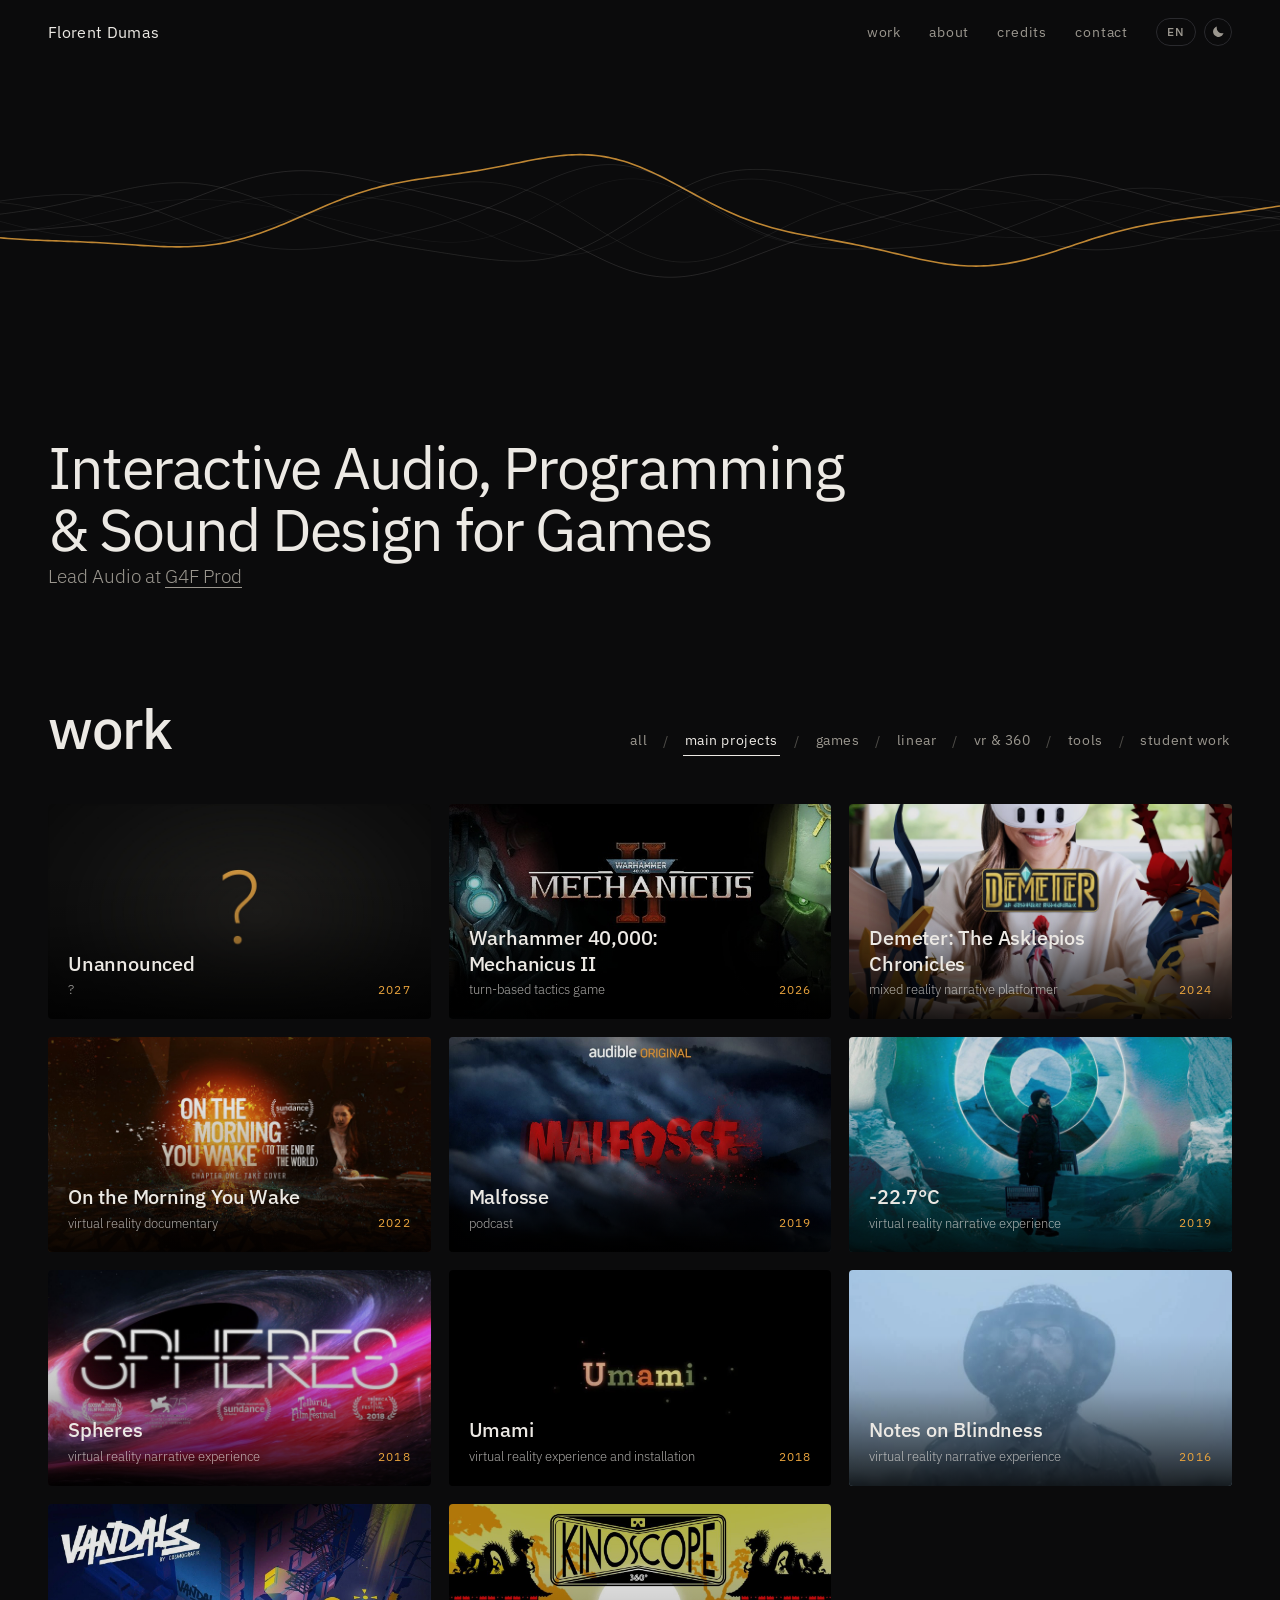
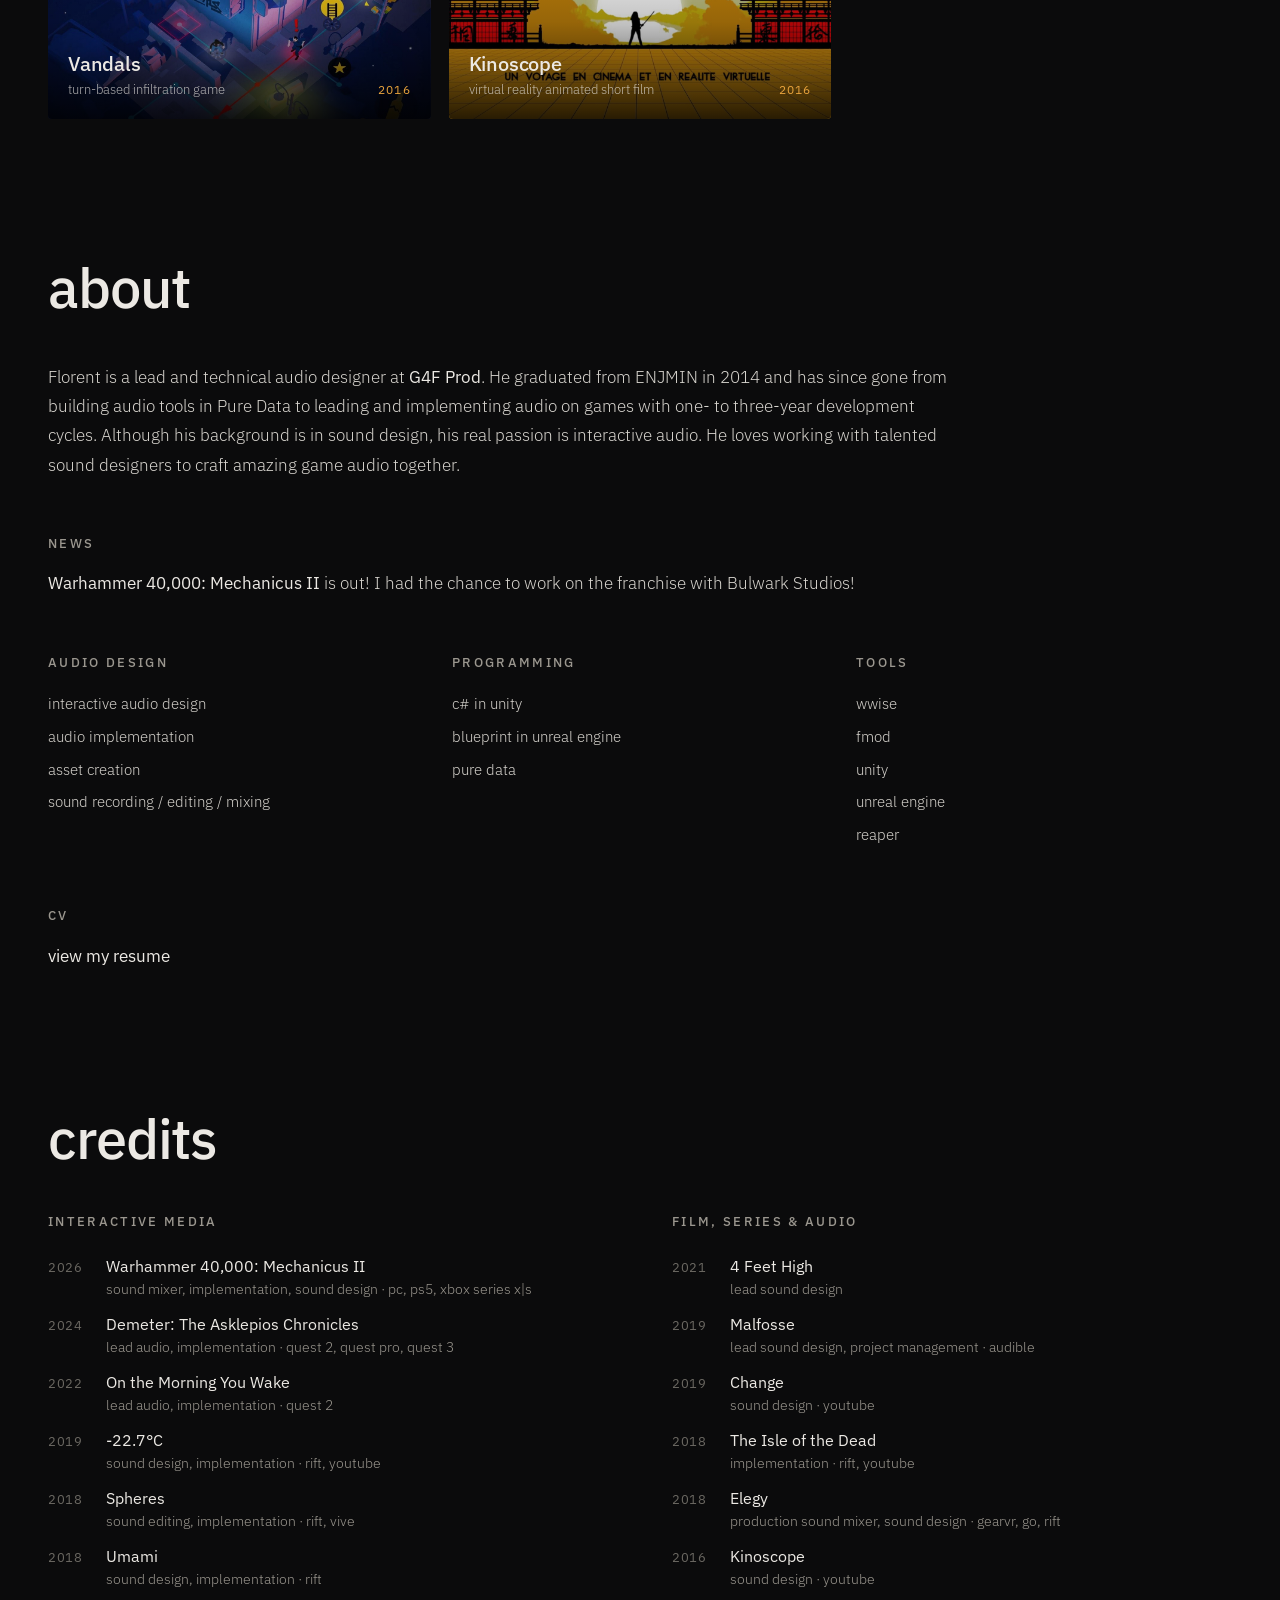
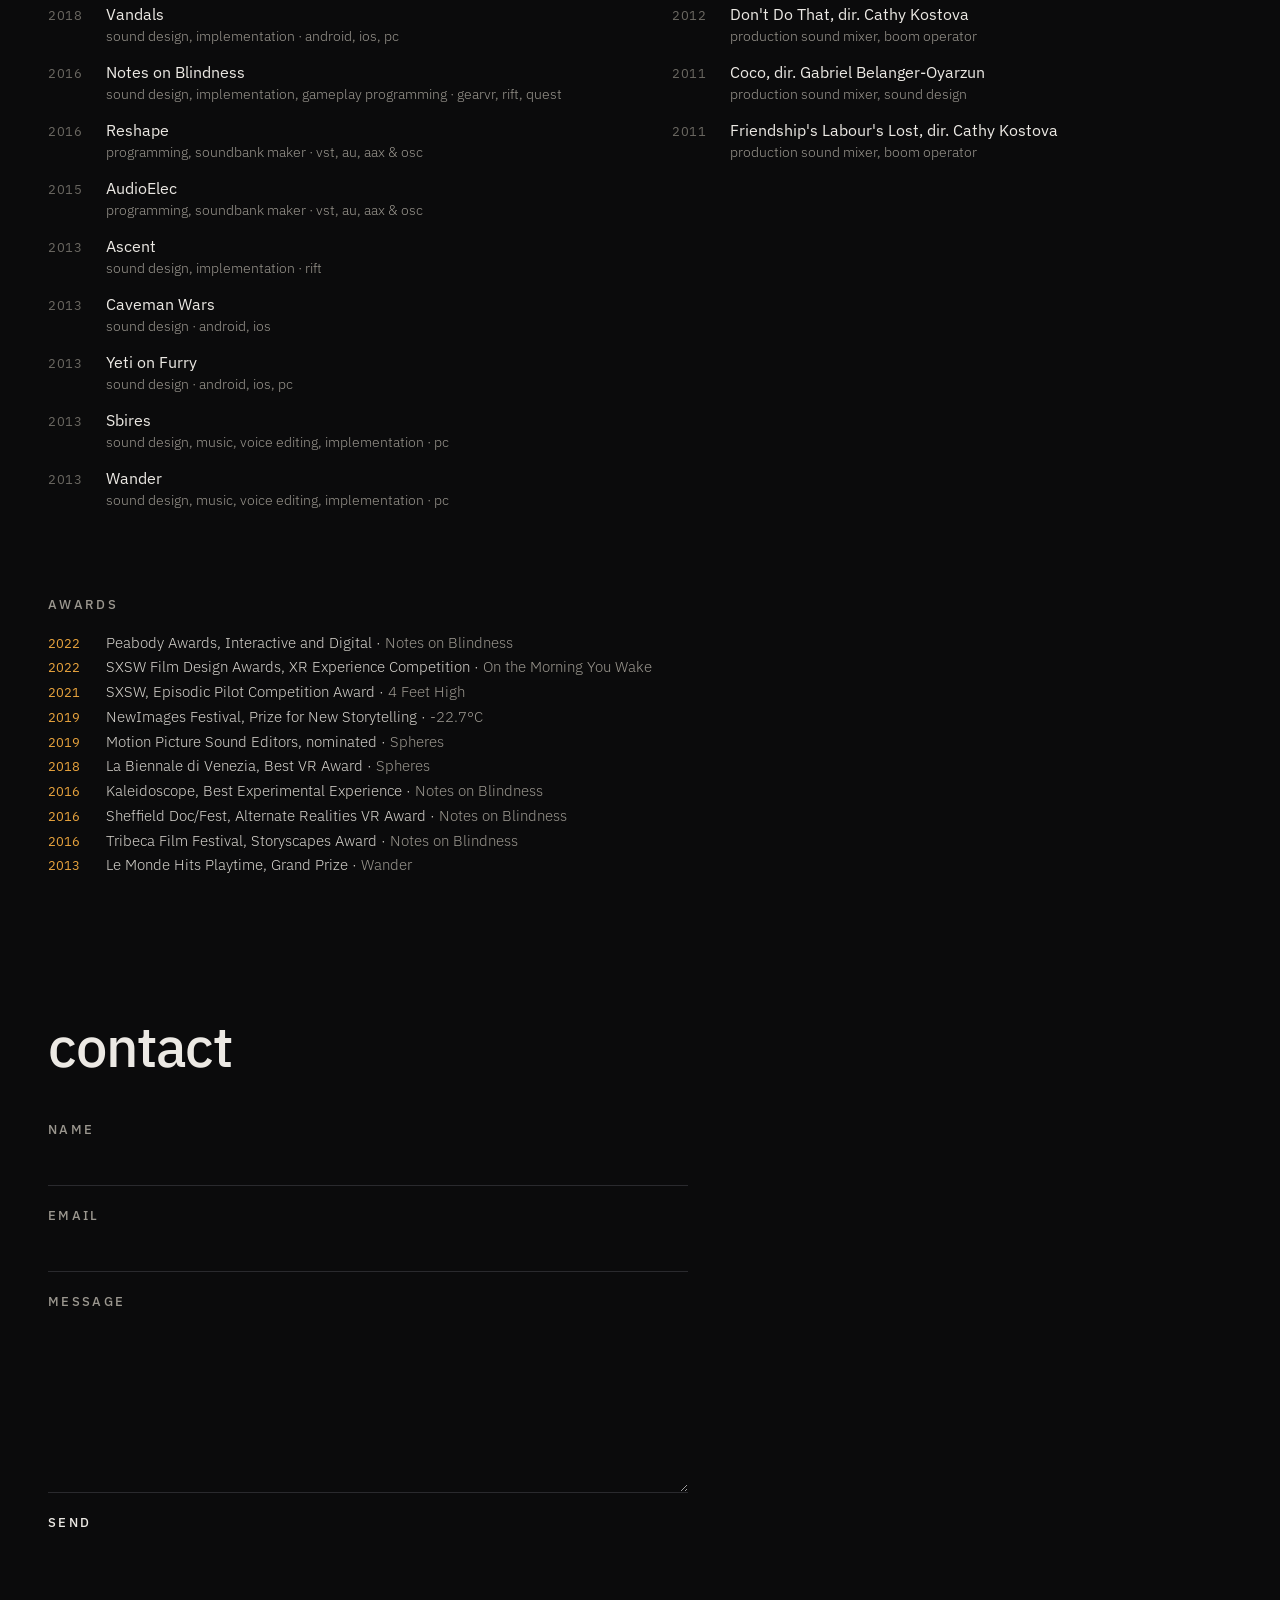
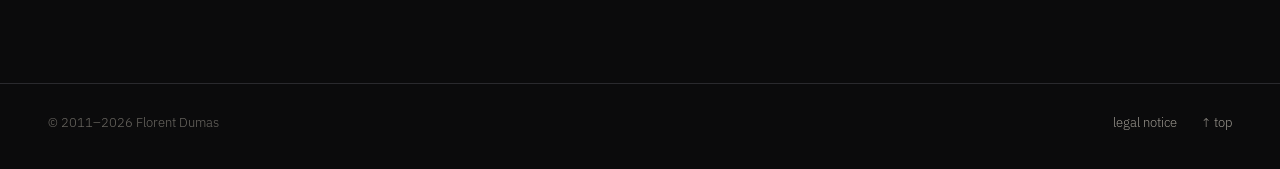
<file: index.html>
<!doctype html>
<html lang="en">
<head>
  <meta charset="utf-8">
  <meta name="viewport" content="width=device-width, initial-scale=1">
  <title>Florent Dumas — Interactive Audio, Programming & Sound Design for Games</title>
  <meta name="description" content="Portfolio of Florent Dumas, lead and technical audio designer: interactive audio, programming and sound design for games.">
  <meta name="author" content="Florent Dumas">
  <meta name="robots" content="index, follow">
  <meta name="google-site-verification" content="pM-bV8AiRojXm4u5LwER_kBZH_8bR_z890MV1fclqGE">
  <link rel="canonical" href="https://florentdumas.github.io/">
  <!-- versions linguistiques (le site change de langue avec ?lang=) -->
  <link rel="alternate" hreflang="en" href="https://florentdumas.github.io/?lang=en">
  <link rel="alternate" hreflang="fr" href="https://florentdumas.github.io/?lang=fr">
  <link rel="alternate" hreflang="x-default" href="https://florentdumas.github.io/">
  <!-- aperçu quand le lien est partagé (Discord, LinkedIn, X…) -->
  <meta property="og:type" content="website">
  <meta property="og:site_name" content="Florent Dumas">
  <meta property="og:url" content="https://florentdumas.github.io/">
  <meta property="og:title" content="Florent Dumas">
  <meta property="og:description" content="Interactive Audio, Programming & Sound Design for Games">
  <meta property="og:locale" content="en_US">
  <meta property="og:locale:alternate" content="fr_FR">
  <meta name="twitter:card" content="summary">
  <meta name="twitter:title" content="Florent Dumas">
  <meta name="twitter:description" content="Interactive Audio, Programming & Sound Design for Games">
  <meta name="theme-color" content="#0b0b0c">
  <!-- schema markup : informations structurées lues par Google -->
  <script type="application/ld+json">
  {
    "@context": "https://schema.org",
    "@graph": [
      {
        "@type": "WebSite",
        "@id": "https://florentdumas.github.io/#website",
        "url": "https://florentdumas.github.io/",
        "name": "Florent Dumas",
        "description": "Portfolio of Florent Dumas, lead and technical audio designer: interactive audio, programming and sound design for games.",
        "inLanguage": ["en", "fr"],
        "author": { "@id": "https://florentdumas.github.io/#person" }
      },
      {
        "@type": "Person",
        "@id": "https://florentdumas.github.io/#person",
        "name": "Florent Dumas",
        "url": "https://florentdumas.github.io/",
        "jobTitle": "Lead and Technical Audio Designer",
        "description": "Interactive audio, programming and sound design for games.",
        "worksFor": { "@type": "Organization", "name": "G4F Prod", "url": "https://www.g4f-prod.com/" },
        "alumniOf": { "@type": "CollegeOrUniversity", "name": "ENJMIN", "url": "https://enjmin.cnam.fr/" },
        "knowsAbout": ["Interactive audio", "Technical audio design", "Sound design", "Audio implementation", "Wwise", "FMOD", "Unity", "Unreal Engine", "Pure Data", "Virtual reality audio"]
      }
    ]
  }
  </script>
  <link rel="icon" href="data:image/svg+xml,%3Csvg xmlns='http://www.w3.org/2000/svg' viewBox='0 0 32 32'%3E%3Crect width='32' height='32' rx='6' fill='%230b0b0c'/%3E%3Cpath d='M5 16h3l2-6 3 14 3-18 3 16 2-8 2 2h4' fill='none' stroke='%23e8a33d' stroke-width='2.2' stroke-linecap='round' stroke-linejoin='round'/%3E%3C/svg%3E">
  <link rel="preconnect" href="https://fonts.googleapis.com">
  <link rel="preconnect" href="https://fonts.gstatic.com" crossorigin>
  <link rel="stylesheet" href="https://fonts.googleapis.com/css2?family=IBM+Plex+Sans:wght@300;400;500;600&display=swap">
  <link rel="stylesheet" href="style.css">
  <script>/* lien secret : florentdumas.github.io/#spaghetti ouvre directement le jeu (dossier spaghetti/) */
    if (location.hash === "#spaghetti") location.replace("spaghetti/");
    window.addEventListener("hashchange", function () { if (location.hash === "#spaghetti") location.replace("spaghetti/"); });</script>
  <script>/* thème clair/sombre choisi précédemment, appliqué avant l'affichage */
    try { if (localStorage.getItem("theme") === "light") document.documentElement.dataset.theme = "light"; } catch (e) {}</script>
</head>
<body>
  <a class="skip" href="#work" data-ui="skip">Skip to projects</a>

  <header class="topbar" id="topbar">
    <div class="topbar-inner">
      <a class="brand" href="#top" id="brand">Florent Dumas</a>
      <nav class="nav" id="nav" aria-label="Main">
        <a href="#work" data-ui="nav.work">work</a>
        <a href="#about" data-ui="nav.about">about</a>
        <a href="#credits" data-ui="nav.credits">credits</a>
        <a href="#contact" data-ui="nav.contact">contact</a>
      </nav>
      <button class="pill-toggle" id="langToggle" type="button" aria-label="Change language">FR</button>
      <button class="pill-toggle theme-toggle" id="themeToggle" type="button" aria-label="Switch theme">
        <svg class="i-sun" viewBox="0 0 24 24" aria-hidden="true"><circle cx="12" cy="12" r="4.2"/><path d="M12 2.5v2.2M12 19.3v2.2M2.5 12h2.2M19.3 12h2.2M5.3 5.3l1.6 1.6M17.1 17.1l1.6 1.6M5.3 18.7l1.6-1.6M17.1 6.9l1.6-1.6"/></svg>
        <svg class="i-moon" viewBox="0 0 24 24" aria-hidden="true"><path d="M20 14.5A8.5 8.5 0 0 1 9.5 4a8.5 8.5 0 1 0 10.5 10.5z"/></svg>
      </button>
      <button class="menu-toggle" id="menuToggle" type="button" aria-expanded="false" aria-controls="nav" aria-label="Menu">
        <span></span><span></span>
      </button>
    </div>
  </header>

  <main>
    <section class="hero" id="top">
      <canvas class="hero-wave" id="wave" aria-hidden="true"></canvas>
      <div class="hero-inner wrap">
        <h1 class="hero-title" id="headline">Interactive Audio, Programming &amp; Sound Design for Games</h1>
        <p class="hero-intro" id="intro">Lead Audio at <a href="https://www.g4f-prod.com/" target="_blank" rel="noopener">G4F Prod</a></p>
      </div>
    </section>

    <section class="section" id="work">
      <div class="wrap">
        <div class="section-head">
          <h2><span data-ui="nav.work">work</span></h2>
          <div class="filters" id="filters" role="group" aria-label="Filter projects"></div>
        </div>
        <ul class="grid" id="grid"></ul>
      </div>
    </section>

    <section class="section" id="about">
      <div class="wrap">
        <div class="section-head"><h2><span data-ui="nav.about">about</span></h2></div>
        <div class="about">
          <div class="about-body">
            <div class="prose about-text" id="aboutText"></div>
            <div class="news" id="newsBlock">
              <h3 data-ui="news">news</h3>
              <ul id="news"></ul>
            </div>
          </div>
        </div>
        <div class="skills" id="skills"></div>
        <h3 data-ui="cv">cv</h3>
        <a class="text-link" id="resume" href="#" target="_blank" rel="noopener"><span data-ui="resume">download my resume</span></a>
        <p class="resume-soon" id="resumeSoon" data-ui="resumeSoon" hidden>coming soon</p>
      </div>
    </section>

    <section class="section" id="credits">
      <div class="wrap">
        <div class="section-head"><h2><span data-ui="nav.credits">credits</span></h2></div>
        <div class="credits" id="creditsList"></div>
        <h3 class="awards-title" data-ui="awards">awards</h3>
        <ul class="awards" id="awards"></ul>
      </div>
    </section>

    <section class="section contact" id="contact">
      <div class="wrap">
        <div class="section-head"><h2><span data-ui="contactTitle">contact</span></h2></div>
        <form class="contact-form" id="contactForm" novalidate>
          <div class="field">
            <label for="cfName" data-ui="formName">name</label>
            <input id="cfName" name="name" type="text" autocomplete="name" required>
          </div>
          <div class="field">
            <label for="cfEmail" data-ui="formEmail">email</label>
            <input id="cfEmail" name="email" type="email" autocomplete="email" required>
          </div>
          <div class="field">
            <label for="cfMessage" data-ui="formMessage">message</label>
            <textarea id="cfMessage" name="message" rows="6" required></textarea>
          </div>
          <input class="hp" type="text" name="_gotcha" tabindex="-1" autocomplete="off" aria-hidden="true">
          <div class="form-foot">
            <button class="form-send" type="submit" data-ui="formSend">send</button>
            <p class="form-status" id="cfStatus" role="status" aria-live="polite"></p>
          </div>
        </form>
        <div id="contactBody"></div>
      </div>
    </section>
    <!-- Mentions légales : affichées seulement quand on clique sur le lien du pied de page (#legal) -->
    <section class="section legal" id="legal">
      <div class="wrap">
        <div class="section-head"><h2><span data-ui="legal">legal notice</span></h2></div>
        <div class="prose legal-text" id="legalText"></div>
      </div>
    </section>
  </main>

  <footer class="footer"><div class="wrap" id="footer"></div></footer>

  <!-- Fiche projet -->
  <div class="modal" id="modal" hidden>
    <div class="modal-backdrop" data-close></div>
    <article class="modal-panel" role="dialog" aria-modal="true" aria-labelledby="mTitle" tabindex="-1">
      <div class="modal-bar">
        <button type="button" class="icon-btn" id="mPrev" aria-label="Previous project">←</button>
        <span class="modal-count" id="mCount"></span>
        <button type="button" class="icon-btn" id="mNext" aria-label="Next project">→</button>
        <button type="button" class="icon-btn close" data-close aria-label="Close">✕</button>
      </div>
      <div class="modal-content">
        <div class="viewer">
          <div class="stage" id="mStage"></div>
          <p class="stage-caption" id="mCaption"></p>
          <ul class="thumbs" id="mThumbs"></ul>
          <div class="audio-list" id="mAudio"></div>
        </div>
        <div class="info">
          <h2 class="info-title" id="mTitle"></h2>
          <dl class="info-facts" id="mFacts"></dl>
          <div class="info-actions" id="mActions"></div>
          <div class="prose" id="mText"></div>
        </div>
      </div>
    </article>
    <!-- aperçu agrandi d'une image du carousel (un clic l'ouvre, un clic le ferme) -->
    <div class="zoom" id="zoom" hidden><img alt=""></div>
  </div>

  <noscript><p class="noscript">Florent Dumas is a lead and technical audio designer at G4F Prod: interactive audio, programming and sound design for games. This site needs JavaScript to display the projects.</p></noscript>
  <script src="content.js"></script>
  <script src="app.js"></script>
</body>
</html>
</file>
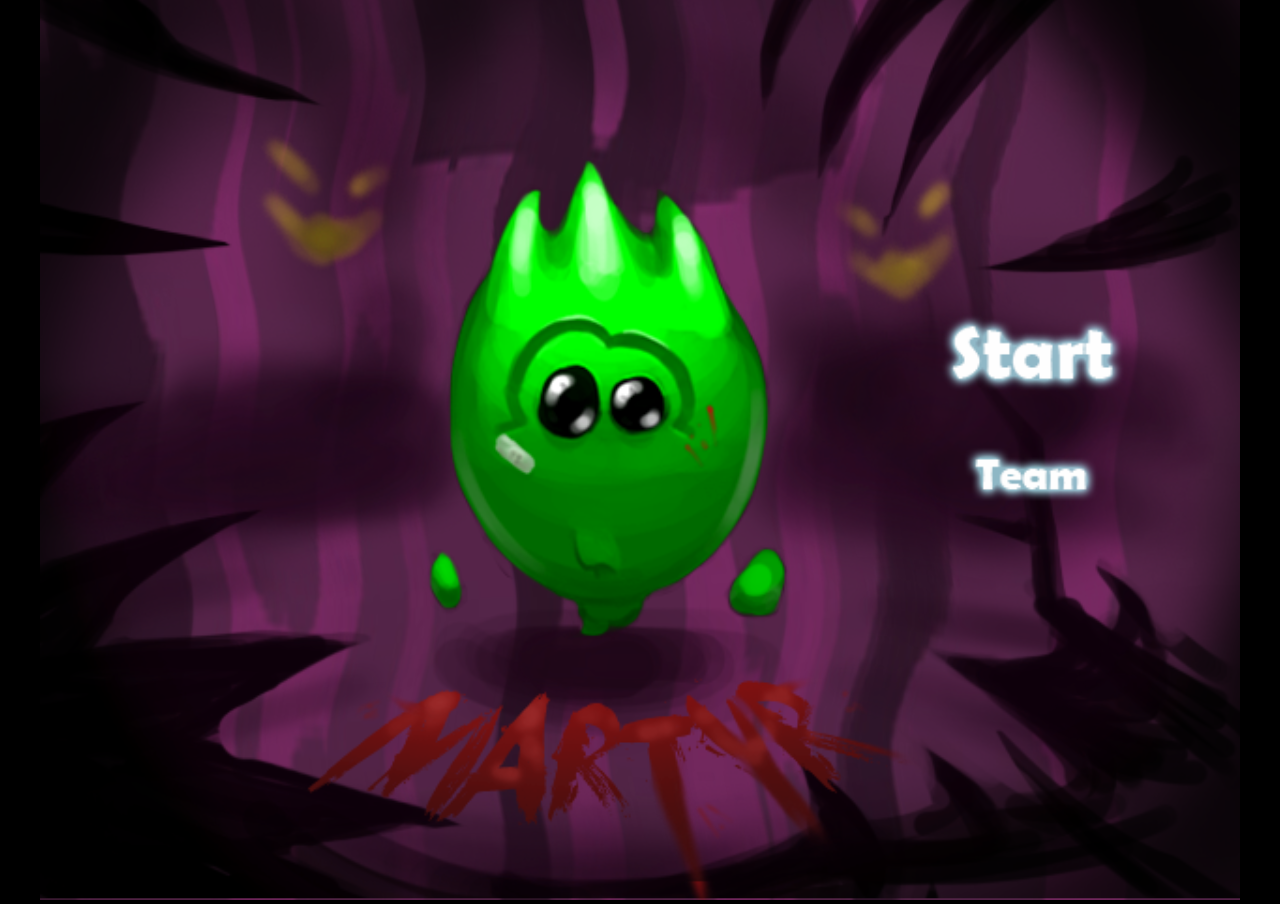
<file: martyr/index.html>
﻿<!DOCTYPE html>
<html>
<head>
    <meta charset="UTF-8" />
	<meta name="robots" content="noindex, nofollow" />
	<!-- Compatibilité navigateurs récents (export Construct 2 de 2012) :
	     1. l'ancienne API Web Audio (noteOn, noteOff, gain sur la source) est recréée,
	     2. les sons bloqués avant la première interaction sont relancés au premier clic ou à la première touche. -->
	<script>
	(function () {
		var AC = window.AudioContext || window.webkitAudioContext, contexts = [];
		if (AC) {
			var Ctx = function () { var c = new AC(); contexts.push(c); return c; };
			Ctx.prototype = AC.prototype;
			window.AudioContext = Ctx;
			var create = AC.prototype.createBufferSource;
			AC.prototype.createBufferSource = function () {
				var src = create.call(this), g = this.createGain(), connect = src.connect, disconnect = src.disconnect;
				connect.call(src, g);
				src.gain = g.gain;
				src.connect = function () { return g.connect.apply(g, arguments); };
				src.disconnect = function () { try { g.disconnect.apply(g, arguments); } catch (e) {} };
				src.noteOn = function (when) { try { src.start(when || 0); } catch (e) {} };
				src.noteOff = function (when) { try { src.stop(when || 0); } catch (e) {} };
				return src;
			};
		}
		var play = HTMLMediaElement.prototype.play, pause = HTMLMediaElement.prototype.pause, blocked = [];
		HTMLMediaElement.prototype.play = function () {
			var el = this, r = play.apply(el, arguments);
			if (r && r.catch) r.catch(function (e) { if (e && e.name === "NotAllowedError" && blocked.indexOf(el) < 0) blocked.push(el); });
			return r;
		};
		HTMLMediaElement.prototype.pause = function () {
			var i = blocked.indexOf(this); if (i >= 0) blocked.splice(i, 1);
			return pause.apply(this, arguments);
		};
		function unlock() {
			blocked.splice(0).forEach(function (el) { play.call(el).catch(function () {}); });
			contexts.forEach(function (c) { if (c.state === "suspended") c.resume(); });
		}
		["pointerdown", "keydown", "touchend"].forEach(function (t) { window.addEventListener(t, unlock, true); });
	})();
	</script>
	<meta http-equiv="X-UA-Compatible" content="IE=edge,chrome=1" />
	<title>Martyr</title>
	
	<!-- Allow fullscreen mode on iOS devices. (These are Apple specific meta tags.) -->
	<meta name="viewport" content="initial-scale=1.0, maximum-scale=1.0, minimum-scale=1.0, user-scalable=no, target-densitydpi=device-dpi" />
	<meta name="apple-mobile-web-app-capable" content="yes" />
	<meta name="apple-mobile-web-app-status-bar-style" content="black" />
	<meta name="HandheldFriendly" content="true" />

    <!-- All margins and padding must be zero for the canvas to fill the screen. -->
	<style type="text/css">
		* {
			padding: 0;
			margin: 0;
		}
		body {
			background: #000;
			color: #fff;
			overflow: hidden;
			-ms-touch-action: none;
		}
		canvas {
			-ms-touch-action: none;
		}
    </style>
</head> 
 
<body> 
	<div id="fb-root"></div>
	
	<!-- The canvas must be inside a div called c2canvasdiv -->
	<div id="c2canvasdiv">
	
		<!-- The canvas the project will render to.  If you change its ID, don't forget to change the
		ID the runtime looks for in the jQuery events above (ready() and cr_sizeCanvas()). -->
		<canvas id="c2canvas" width="640" height="480">
			<!-- This text is displayed if the visitor's browser does not support HTML5.
			You can change it, but it is a good idea to link to a description of a browser
			and provide some links to download some popular HTML5-compatible browsers. -->
			<h1>Your browser does not appear to support HTML5.  Try upgrading your browser to the latest version.  <a href="http://www.whatbrowser.org">What is a browser?</a>
			<br/><br/><a href="http://www.microsoft.com/windows/internet-explorer/default.aspx">Microsoft Internet Explorer</a><br/>
			<a href="http://www.mozilla.com/firefox/">Mozilla Firefox</a><br/>
			<a href="http://www.google.com/chrome/">Google Chrome</a><br/>
			<a href="http://www.apple.com/safari/download/">Apple Safari</a><br/>
			<a href="http://www.google.com/chromeframe">Google Chrome Frame for Internet Explorer</a><br/></h1>
		</canvas>
		
	</div>
	
	<!-- Pages load faster with scripts at the bottom -->
	
	<!-- Construct 2 exported games require jQuery.  To save bandwidth, by default
	this is set to grab it off the Google content delivery network (CDN). Fall back to local if not available. -->
	<script src="jquery-1.7.1.min.js"></script>


	
    <!-- The runtime script.  You can rename it, but don't forget to rename the reference here as well.
    This file will have been minified and obfuscated if you enabled "Minify script" during export. -->
	<script src="c2runtime.js"></script>

    <script>
		// Size the canvas to fill the browser viewport.
		jQuery(window).resize(function() {
			cr_sizeCanvas(jQuery(window).width(), jQuery(window).height());
		});
		
		// Start the Construct 2 project running on window load.
		jQuery(document).ready(function ()
		{			
			// Create new runtime using the c2canvas
			cr_createRuntime("c2canvas");
			
			cr_sizeCanvas(jQuery(window).width(), jQuery(window).height());
		});
		
		// Pause and resume on page becoming visible/invisible
		function onVisibilityChanged() {
			if (document.hidden || document.mozHidden || document.webkitHidden || document.msHidden)
				cr_setSuspended(true);
			else
				cr_setSuspended(false);
		};
		
		document.addEventListener("visibilitychange", onVisibilityChanged, false);
		document.addEventListener("mozvisibilitychange", onVisibilityChanged, false);
		document.addEventListener("webkitvisibilitychange", onVisibilityChanged, false);
		document.addEventListener("msvisibilitychange", onVisibilityChanged, false);
		
    </script>
</body> 
</html>
</file>
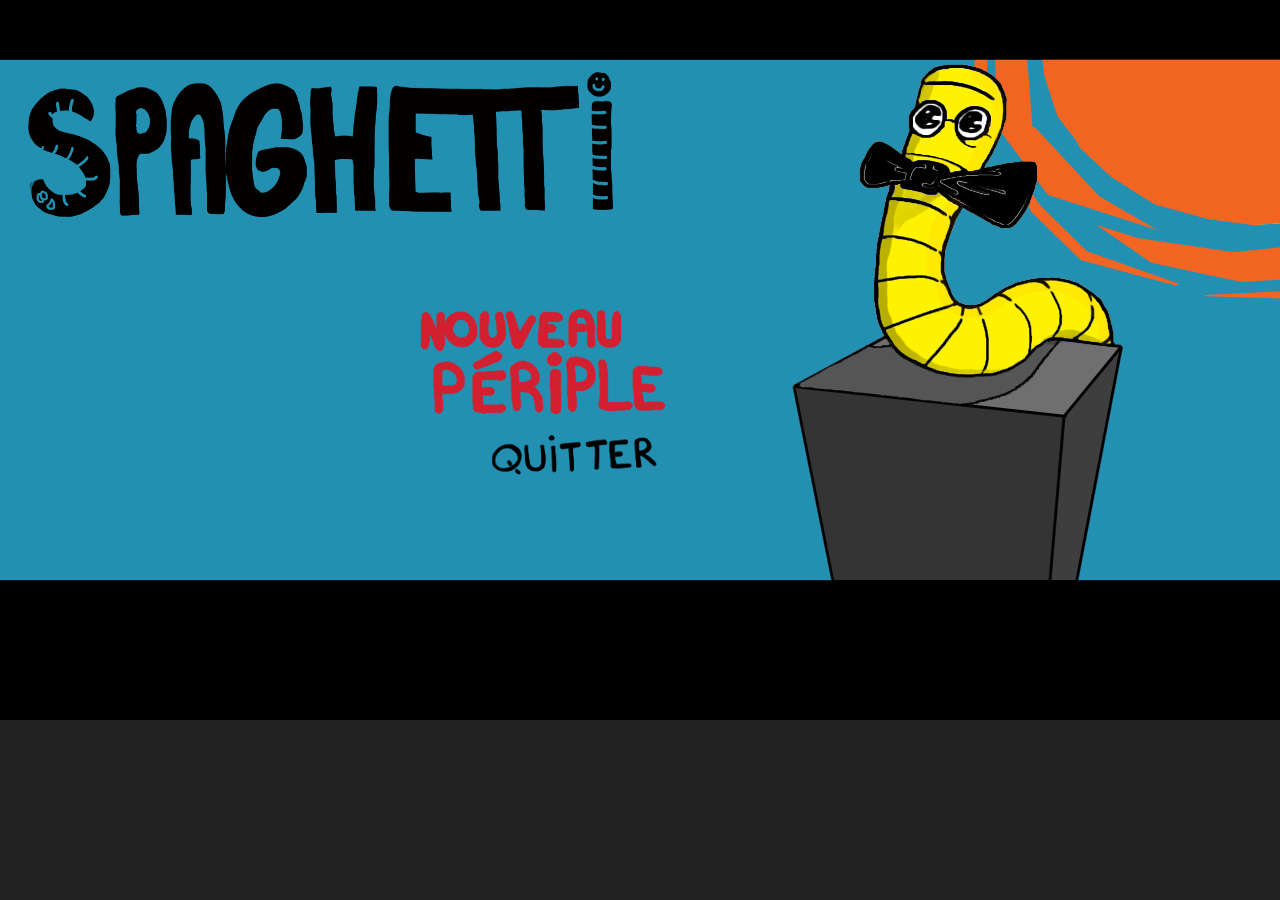
<file: spaghetti/index.html>
<!DOCTYPE html>
<html lang="en">
    <head>
        <!-- Generated by GameMaker:Studio http://www.yoyogames.com/gamemaker/studio -->
        <meta http-equiv="X-UA-Compatible" content="IE=edge" />
        <meta name="apple-mobile-web-app-capable" content="yes" />
        <meta name ="viewport" content="width=device-width, initial-scale=1.0, maximum-scale=1.0, user-scalable=0" />
        <meta name="apple-mobile-web-app-status-bar-style" content="black-translucent" />
        <meta charset="utf-8"/>
        <meta name="robots" content="noindex, nofollow"/>

        <!-- Set the title bar of the page -->
        <title>Spaghetti</title>

        <!-- Set the background colour of the document -->
        <style>
            body {
              background: #222;
              color:#cccccc;
              margin: 0px;
              padding: 0px;
              border: 0px;
            }
            canvas {
                      image-rendering: optimizeSpeed;
                      -webkit-interpolation-mode: nearest-neighbor;
                      margin: 0px;
                      padding: 0px;
                      border: 0px;
            }
            :-webkit-full-screen #canvas {
                 width: 100%;
                 height: 100%;
            }
            div.gm4html5_div_class
            {
              margin: 0px;
              padding: 0px;
              border: 0px;
            }
            /* START - Login Dialog Box */
            div.gm4html5_login
            {
                 padding: 20px;
                 position: absolute;
                 border: solid 2px #000000;
                 background-color: #404040;
                 color:#00ff00;
                 border-radius: 15px;
                 box-shadow: #101010 20px 20px 40px;
            }
            div.gm4html5_cancel_button
            {
                 float: right;
            }
            div.gm4html5_login_button
            {
                 float: left;
            }
            div.gm4html5_login_header
            {
                 text-align: center;
            }
            /* END - Login Dialog Box */
            :-webkit-full-screen {
               width: 100%;
               height: 100%;
            }
        </style>
    </head>

    <body>
        <div align ="center" class="gm4html5_div_class" id="gm4html5_div_id">
            <!-- Create the canvas element the game draws to -->
            <canvas id="canvas" width="1280" height="720">
               <p>Your browser doesn't support HTML5 canvas.</p>
            </canvas>
        </div>

        <!-- Navigateurs récents : un son ne peut pas démarrer avant un clic ou une touche.
             Les sons bloqués au chargement (musique du menu) sont relancés à la première interaction. -->
        <script>
        (function () {
            var play = HTMLMediaElement.prototype.play, pause = HTMLMediaElement.prototype.pause, blocked = [];            HTMLMediaElement.prototype.play = function () {
                var el = this, r = play.apply(el, arguments);                if (r && r.catch) r.catch(function (e) { if (e && e.name === "NotAllowedError" && blocked.indexOf(el) < 0) blocked.push(el); });
                return r;
            };
            HTMLMediaElement.prototype.pause = function () {
                var i = blocked.indexOf(this); if (i >= 0) blocked.splice(i, 1);
                return pause.apply(this, arguments);
            };
            function unlock() {
                var list = blocked.splice(0);
                list.forEach(function (el) { play.call(el).catch(function () {}); });
                if (window.g_WebAudioContext && g_WebAudioContext.resume) g_WebAudioContext.resume();
            }
            ["pointerdown", "keydown", "touchend"].forEach(function (t) { window.addEventListener(t, unlock, true); });
        })();
        </script>

        <!-- Run the game code -->
        <script type="text/javascript" src="html5game/index.js?JBRAC=1632879121"></script>
    </body>
</html>
</file>
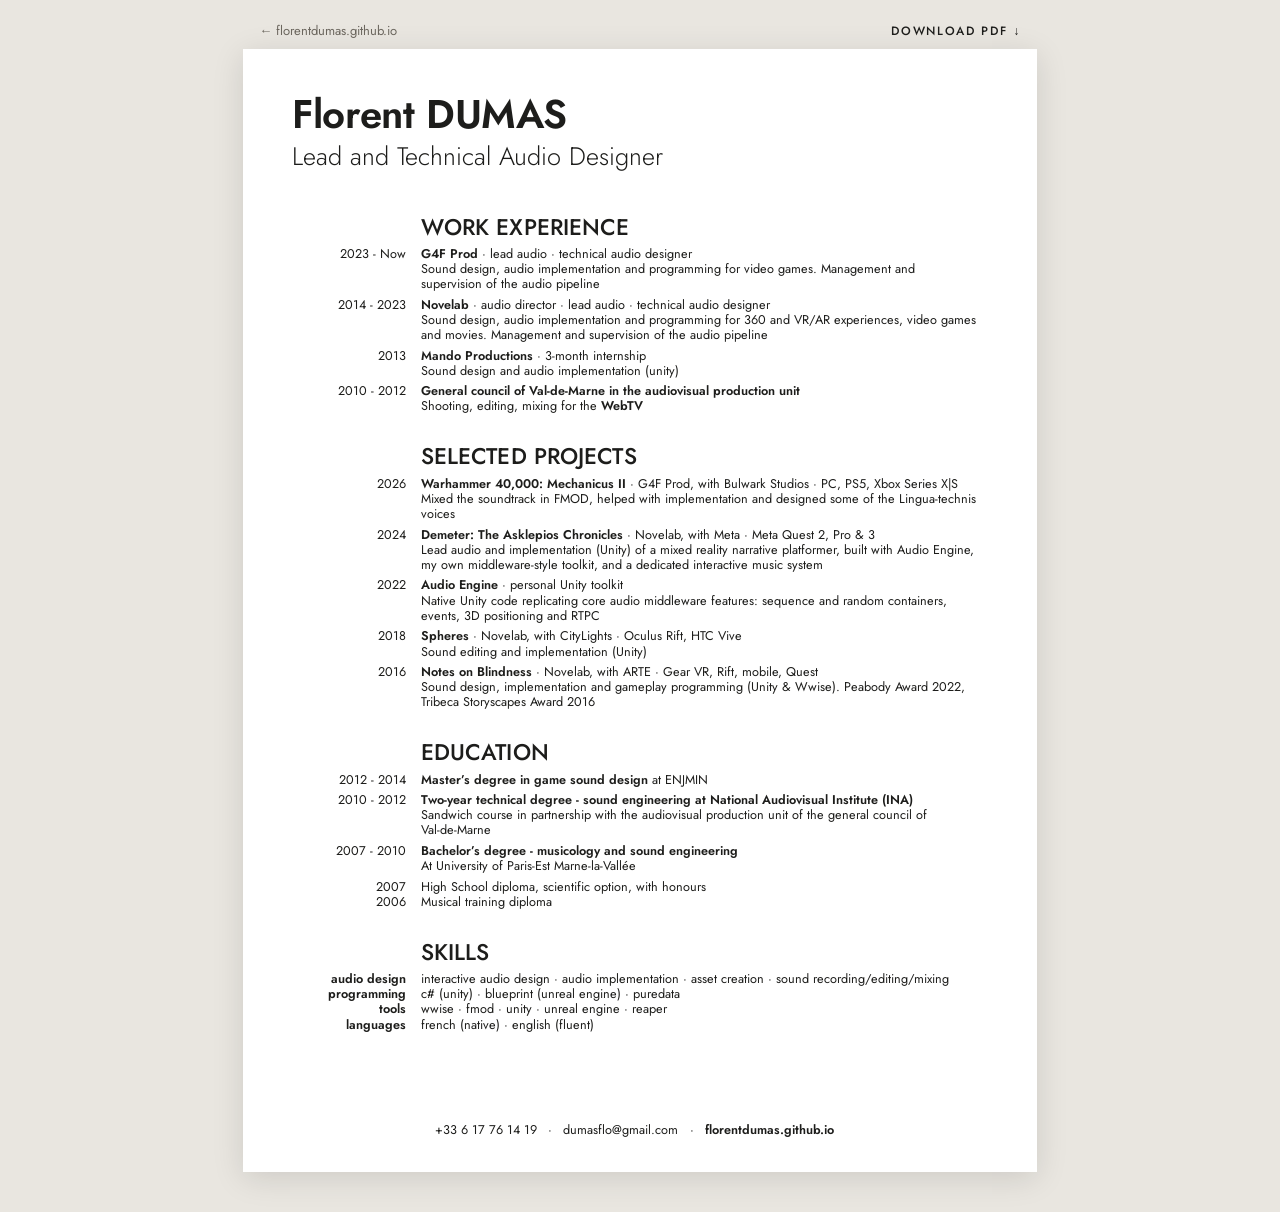
<file: cv.html>
<!doctype html>
<html lang="en">
<head>
  <meta charset="utf-8">
  <meta name="viewport" content="width=device-width, initial-scale=1">
  <title>Florent Dumas — Resume</title>
  <meta name="description" content="Resume of Florent Dumas, lead and technical audio designer.">
  <link rel="canonical" href="https://florentdumas.github.io/cv.html">
  <link rel="preconnect" href="https://fonts.googleapis.com">
  <link rel="preconnect" href="https://fonts.gstatic.com" crossorigin>
  <!-- police géométrique proche de Century Gothic (utilisée si Century Gothic n'est pas installée) -->
  <link rel="stylesheet" href="https://fonts.googleapis.com/css2?family=Jost:wght@300;400;500;600&display=swap">
  <style>
    /* =========================================================
       CV — une page A4, reprise du modèle d'origine.
       Le texte se modifie directement dans ce fichier (plus bas).
       Le PDF (files/florent_dumas_resume.pdf) est généré depuis cette page.
       ========================================================= */
    :root {
      --ink: #1d1d1b;
      --link: #2a6fb0;
      --muted: #5f5b55;
      --label: 30mm;          /* largeur de la colonne de gauche (dates, intitulés) */
      --gap: 4mm;
    }
    * { box-sizing: border-box; }
    html { -webkit-text-size-adjust: 100%; }
    body { margin: 0; background: #e9e6e0; color: var(--ink); font: 400 9.5pt/1.2 "Century Gothic", "Jost", system-ui, sans-serif; -webkit-font-smoothing: antialiased; }
    a { color: var(--link); text-decoration: none; }
    a:hover { text-decoration: underline; }
    b, strong { font-weight: 600; }

    /* barre d'actions (écran seulement) */
    .actions { max-width: 210mm; margin: 24px auto 12px; padding: 0 16px; display: flex; justify-content: space-between; align-items: center; gap: 12px; font: 400 13px/1 "Jost", sans-serif; }
    .actions a { color: #6b665e; }
    .actions .download { color: var(--ink); font-weight: 500; letter-spacing: .14em; text-transform: uppercase; font-size: 12px; }
    .actions a:hover { color: #b8791d; text-decoration: none; }

    /* la feuille A4 : contenu en colonne, pied de page collé en bas */
    .sheet { width: 210mm; min-height: 297mm; margin: 0 auto 40px; background: #fff; padding: 12mm 16mm 9mm 13mm; box-shadow: 0 6px 30px rgba(0, 0, 0, .12); display: flex; flex-direction: column; }

    /* en-tête : nom puis poste, alignés à gauche sur la colonne des dates */
    h1 { margin: 0; font: 600 30pt/1 "Century Gothic", "Jost", sans-serif; letter-spacing: -.01em; white-space: nowrap; }
    header { margin-bottom: 5mm; }   /* espace entre le titre et le contenu */
    .role { margin: 2mm 0 0; font: 300 19pt/1.12 "Century Gothic", "Jost", sans-serif; white-space: nowrap; }

    /* sections */
    section { margin-top: 7mm; }
    h2 { margin: 0 0 2mm calc(var(--label) + var(--gap)); font: 500 17pt/1 "Century Gothic", "Jost", sans-serif; text-transform: uppercase; letter-spacing: .005em; }
    .row { display: grid; grid-template-columns: var(--label) minmax(0, 1fr); gap: 0 var(--gap); margin-bottom: 1.4mm; }
    .row.tight { margin-bottom: 0; }
    .when { text-align: right; white-space: nowrap; }
    .label { text-align: right; font-weight: 600; }
    .row p { margin: 0; }
    .meta { color: var(--muted); }
    .nw { white-space: nowrap; }
    a.strong { color: var(--ink); font-weight: 600; }   /* liens en gras noir, soulignés seulement au survol */      /* empêche la coupure au milieu */

    /* pied de page : contact */
    .foot { margin-top: auto; padding-top: 3mm; display: flex; justify-content: center; flex-wrap: wrap; gap: 0 3mm; font-size: 9.5pt; }
    .foot a { color: var(--ink); }
    .foot .site { font-weight: 600; }
    .foot a:hover { text-decoration: underline; }

    @page { size: A4; margin: 0; }
    @media print {
      body { background: #fff; }
      .actions { display: none; }
      .sheet { margin: 0; box-shadow: none; width: 210mm; height: 297mm; overflow: hidden; }
    }
    @media screen and (max-width: 820px) {
      :root { --label: 24mm; }
      .sheet { width: auto; min-height: 0; margin: 0 16px 32px; padding: 24px 18px; }
      h1, .role { white-space: normal; }
      h2 { margin-left: 0; }
    }
  </style>
</head>
<body>
  <nav class="actions">
    <a href="./">← florentdumas.github.io</a>
    <a class="download" href="files/florent_dumas_resume.pdf" download>download pdf ↓</a>
  </nav>

  <main class="sheet">
    <header>
      <h1>Florent DUMAS</h1>
      <p class="role">Lead and Technical Audio Designer</p>
    </header>

    <section>
      <h2>Work experience</h2>
      <div class="row"><span class="when">2023 - Now</span><p><b>G4F Prod</b> · lead audio · technical audio designer<br>Sound design, audio implementation and programming for video games. Management and supervision of the audio pipeline</p></div>
      <div class="row"><span class="when">2014 - 2023</span><p><b>Novelab</b> · audio director · lead audio · technical audio designer<br>Sound design, audio implementation and programming for 360 and VR/AR experiences, video games and movies. Management and supervision of the audio pipeline</p></div>
      <div class="row"><span class="when">2013</span><p><b>Mando Productions</b> · 3-month internship<br>Sound design and audio implementation (unity)</p></div>
      <div class="row"><span class="when">2010 - 2012</span><p><b>General council of Val-de-Marne in the audiovisual production unit</b><br>Shooting, editing, mixing for the <a class="strong" href="https://www.youtube.com/@D%C3%A9partementduVal-de-Marne">WebTV</a></p></div>
    </section>

    <section>
      <h2>Selected projects</h2>
      <div class="row"><span class="when">2026</span><p><a class="strong" href="https://florentdumas.github.io/#mechanicus-2">Warhammer 40,000: Mechanicus II</a> · G4F Prod, with Bulwark Studios · <span class="nw">PC, PS5, Xbox Series X|S</span><br>Mixed the soundtrack in FMOD, helped with implementation and designed some of the Lingua‑technis voices</p></div>
      <div class="row"><span class="when">2024</span><p><a class="strong" href="https://florentdumas.github.io/#demeter">Demeter: The Asklepios Chronicles</a> · Novelab, with Meta · Meta Quest 2, Pro &amp; 3<br>Lead audio and implementation (Unity) of a mixed reality narrative platformer, built with Audio Engine, my own middleware-style toolkit, and a dedicated interactive music system</p></div>
      <div class="row"><span class="when">2022</span><p><a class="strong" href="https://florentdumas.github.io/#audio-engine">Audio Engine</a> · personal Unity toolkit<br>Native Unity code replicating core audio middleware features: sequence and random containers, events, 3D positioning and RTPC</p></div>
      <div class="row"><span class="when">2018</span><p><a class="strong" href="https://florentdumas.github.io/#spheres">Spheres</a> · Novelab, with CityLights · Oculus Rift, HTC Vive<br>Sound editing and implementation (Unity)</p></div>
      <div class="row"><span class="when">2016</span><p><a class="strong" href="https://florentdumas.github.io/#notes-on-blindness">Notes on Blindness</a> · Novelab, with ARTE · Gear VR, Rift, mobile, Quest<br>Sound design, implementation and gameplay programming (Unity &amp; Wwise). Peabody Award 2022, Tribeca Storyscapes Award 2016</p></div>
    </section>

    <section>
      <h2>Education</h2>
      <div class="row"><span class="when">2012 - 2014</span><p><b>Master’s degree in game sound design</b> at ENJMIN</p></div>
      <div class="row"><span class="when">2010 - 2012</span><p><b>Two-year technical degree - sound engineering at National Audiovisual Institute (INA)</b><br>Sandwich course in partnership with the audiovisual production unit of the general council of Val‑de‑Marne</p></div>
      <div class="row"><span class="when">2007 - 2010</span><p><b>Bachelor’s degree - musicology and sound engineering</b><br>At University of Paris-Est Marne-la-Vallée</p></div>
      <div class="row tight"><span class="when">2007</span><p>High School diploma, scientific option, with honours</p></div>
      <div class="row"><span class="when">2006</span><p>Musical training diploma</p></div>
    </section>

    <section>
      <h2>Skills</h2>
      <div class="row tight"><span class="label">audio design</span><p>interactive audio design · audio implementation · asset creation · sound recording/editing/mixing</p></div>
      <div class="row tight"><span class="label">programming</span><p>c# (unity) · blueprint (unreal engine) · puredata</p></div>
      <div class="row tight"><span class="label">tools</span><p>wwise · fmod · unity · unreal engine · reaper</p></div>
      <div class="row tight"><span class="label">languages</span><p>french (native) · english (fluent)</p></div>
    </section>

    <footer class="foot">
      <span>+33 6 17 76 14 19</span><span>·</span>
      <a href="mailto:dumasflo@gmail.com">dumasflo@gmail.com</a><span>·</span>
      <a class="site" href="https://florentdumas.github.io">florentdumas.github.io</a>
    </footer>
  </main>
</body>
</html>
</file>
<file: style.css>
/* =========================================================
   Mise en page — thème sombre "cinéma"
   La couleur d'accent se règle dans content.js (accent).
   ========================================================= */
:root {
  --bg: #0b0b0c;
  --bg-2: #131315;
  --bg-3: #1b1b1e;
  --line: #2a2a2e;
  --text: #ece9e4;
  --muted: #9b978f;
  --faint: #6b6862;
  --accent: #e8a33d;
  --radius: 4px;
  --wrap: 1320px;
  --gutter: clamp(16px, 4vw, 48px);
  --head: "IBM Plex Sans", system-ui, -apple-system, "Segoe UI", sans-serif;   /* titres */
  --body: "IBM Plex Sans", system-ui, -apple-system, "Segoe UI", sans-serif;   /* texte */
  --ease: cubic-bezier(.2, .7, .2, 1);
  --text-2: #d6d3cd;                 /* texte courant */
  --accent-ink: var(--accent);       /* accent utilisé pour du texte */
  --bar-bg: rgba(11, 11, 12, .86);
  --bar-solid: rgba(11, 11, 12, .97);
  --overlay: rgba(5, 5, 6, .9);
  --overlay-solid: rgba(5, 5, 6, .95);
  --icon-bg: rgba(19, 19, 21, .7);
  --wave-ink: 236, 233, 228;         /* couleur des lignes de l'onde (r, g, b) */
  color-scheme: dark;
}
/* ---------- Thème clair ---------- */
:root[data-theme="light"] {
  --bg: #f3f1ec;
  --bg-2: #e8e5df;
  --bg-3: #dcd8d0;
  --line: #d2cdc4;
  --text: #151514;
  --text-2: #33312d;
  --muted: #5e5a53;
  --faint: #868178;
  --accent-ink: color-mix(in srgb, var(--accent) 62%, #000);
  --bar-bg: rgba(243, 241, 236, .86);
  --bar-solid: rgba(243, 241, 236, .97);
  --overlay: rgba(243, 241, 236, .97);
  --overlay-solid: rgba(243, 241, 236, .97);
  --icon-bg: rgba(255, 255, 255, .7);
  --wave-ink: 21, 21, 20;
  color-scheme: light;
}

*, *::before, *::after { box-sizing: border-box; }
html { scroll-behavior: smooth; scroll-padding-top: 72px; -webkit-text-size-adjust: 100%; }
@media (prefers-reduced-motion: reduce) { html { scroll-behavior: auto; } *, *::before, *::after { transition-duration: .01ms !important; animation-duration: .01ms !important; } }
body {
  margin: 0; background: var(--bg); color: var(--text);
  font: 300 16px/1.65 var(--body);
  -webkit-font-smoothing: antialiased; overflow-x: hidden;
}
body.modal-open { overflow: hidden; }
img { max-width: 100%; display: block; }
a { color: inherit; }
button { font: inherit; color: inherit; }
::selection { background: var(--accent); color: #111; }
:focus-visible { outline: 2px solid var(--accent); outline-offset: 3px; }

.wrap { width: 100%; max-width: var(--wrap); margin: 0 auto; padding: 0 var(--gutter); }
.skip { position: absolute; left: -9999px; top: 8px; z-index: 100; background: var(--accent); color: #111; padding: 8px 14px; }
.skip:focus { left: 8px; }

/* ---------- Barre du haut ---------- */
.topbar {
  position: fixed; inset: 0 0 auto 0; z-index: 20; height: 64px;
  transition: background .3s var(--ease), border-color .3s var(--ease);
  border-bottom: 1px solid transparent;
}
/* largeur max du bandeau : plus petite = nom et menu plus proches du centre */
.topbar-inner { height: 100%; max-width: var(--wrap); margin: 0 auto; padding: 0 var(--gutter); display: flex; align-items: center; gap: 20px; }
.topbar.scrolled { background: var(--bar-bg); backdrop-filter: blur(12px); -webkit-backdrop-filter: blur(12px); border-bottom-color: var(--line); }
.brand { font: 400 16px/1 var(--head); letter-spacing: .02em; color: var(--text); text-decoration: none; margin-right: auto; }
.nav { display: flex; gap: 28px; margin-right: 8px; }
.nav a { font: 400 14px/1 var(--head); letter-spacing: .06em; text-transform: lowercase; text-decoration: none; color: var(--muted); padding: 6px 0; position: relative; transition: color .2s; }
.nav a::after { content: ""; position: absolute; left: 0; right: 100%; bottom: 0; height: 1px; background: var(--accent); transition: right .3s var(--ease); }
.nav a:hover, .nav a.active { color: var(--text); }
.nav a.active::after { right: 0; }
.pill-toggle { background: none; border: 1px solid var(--line); border-radius: 99px; height: 28px; min-width: 28px; padding: 0 10px; display: inline-grid; place-items: center; font: 500 12px/1 var(--head); letter-spacing: .08em; cursor: pointer; color: var(--muted); transition: border-color .2s, color .2s; }
.pill-toggle:hover { border-color: var(--accent); color: var(--text); }
.topbar-inner .theme-toggle { padding: 0; width: 28px; margin-left: -12px; }
.theme-toggle svg { width: 15px; height: 15px; fill: none; stroke: currentColor; stroke-width: 1.7; stroke-linecap: round; grid-area: 1 / 1; }
.theme-toggle .i-moon { fill: currentColor; stroke: none; }
.theme-toggle .i-sun { display: none; }
:root[data-theme="light"] .theme-toggle .i-sun { display: block; }
:root[data-theme="light"] .theme-toggle .i-moon { display: none; }
.menu-toggle { display: none; background: none; border: 0; width: 40px; height: 40px; cursor: pointer; position: relative; margin-right: -8px; }
.menu-toggle span { position: absolute; left: 10px; right: 10px; height: 1.5px; background: var(--text); transition: transform .3s var(--ease), top .3s var(--ease); }
.menu-toggle span:first-child { top: 16px; } .menu-toggle span:last-child { top: 23px; }
.menu-toggle[aria-expanded="true"] span:first-child { top: 19.5px; transform: rotate(45deg); }
.menu-toggle[aria-expanded="true"] span:last-child { top: 19.5px; transform: rotate(-45deg); }

@media (max-width: 720px) {
  .topbar-inner { gap: 12px; }
  .topbar-inner .theme-toggle { margin-left: -4px; }
  .menu-toggle { display: block; }
  .nav {
    position: fixed; inset: 64px 0 auto 0; flex-direction: column; gap: 0; margin: 0;
    background: var(--bar-solid); border-bottom: 1px solid var(--line);
    padding: 8px var(--gutter) 20px; transform: translateY(-8px); opacity: 0; visibility: hidden;
    transition: opacity .25s var(--ease), transform .25s var(--ease), visibility .25s;
  }
  .nav.open { opacity: 1; transform: none; visibility: visible; }
  .nav a { font-size: 22px; padding: 14px 0; border-bottom: 1px solid var(--line); }
  .nav a::after { display: none; }
  .topbar.menu-open { background: var(--bar-solid); }
}

/* ---------- Héros ---------- */
/* hauteur de l'accueil : assez courte pour voir les projets dès l'arrivée */
.hero { position: relative; height: clamp(500px, 70vh, 600px); display: flex; align-items: flex-end; padding: 64px 0 8px; overflow: hidden; }
#work { padding-top: clamp(100px, 5vw, 100px); }
.hero-wave { position: absolute; inset: 0; width: 100%; height: 100%; opacity: .9; }
.hero::after { content: ""; position: absolute; inset: auto 0 0 0; height: 40%; background: linear-gradient(to bottom, transparent, var(--bg)); pointer-events: none; }
.hero-inner { position: relative; z-index: 1; }
.eyebrow { font: 500 13px/1 var(--head); letter-spacing: .22em; text-transform: uppercase; color: var(--accent-ink); margin: 0 0 18px; }
.hero-title { font: 400 clamp(30px, 4.6vw, 68px)/1.05 var(--head); letter-spacing: -.03em; margin: 0; max-width: 15em; text-wrap: balance; }
.hero-intro a { color: inherit; text-decoration: underline; text-underline-offset: 4px; text-decoration-thickness: 1px; transition: color .2s; }
.hero-intro a:hover { color: var(--accent-ink); }
.hero-intro { max-width: 34em; color: var(--muted); font-size: clamp(16px, 1.6vw, 19px); margin: 0px 0 0; }
.hero-cue { display: inline-flex; gap: 10px; margin-top: 36px; font: 400 14px/1 var(--head); letter-spacing: .08em; text-transform: lowercase; text-decoration: none; color: var(--text); padding: 12px 0; border-bottom: 1px solid var(--line); transition: border-color .2s, gap .3s var(--ease); }
.hero-cue:hover { border-color: var(--accent); gap: 16px; }

/* ---------- Sections ---------- */
.section { padding: clamp(72px, 11vw, 140px) 0 0; }
.section-head { display: flex; flex-wrap: wrap; align-items: flex-end; justify-content: space-between; gap: 20px 32px; margin-bottom: clamp(28px, 4vw, 48px); padding-bottom: 0; }
.section-head h2 { margin: 0; display: flex; align-items: baseline; gap: 16px; font: 500 clamp(32px, 5vw, 56px)/1 var(--head); letter-spacing: -.02em; text-transform: lowercase; }
.num { font: 400 13px/1 var(--head); letter-spacing: .12em; color: var(--accent-ink); transform: translateY(-.6em); }
h3 { font: 500 13px/1.2 var(--head); letter-spacing: .18em; text-transform: uppercase; color: var(--muted); margin: 0 0 18px; }

/* ---------- Filtres ---------- */
.filters { display: flex; flex-wrap: wrap; align-items: center; row-gap: 6px; }
.filter + .filter::before { content: "/"; color: var(--faint); opacity: .7; margin: 0 14px; pointer-events: none; }
.filter { background: none; border: 0; padding: 0; font: 400 14px/1 var(--head); letter-spacing: .04em; text-transform: lowercase; color: var(--muted); cursor: pointer; display: inline-flex; align-items: center; }
.filter span { padding: 8px 2px; border-bottom: 1px solid transparent; transition: color .2s, border-color .2s; }
.filter:hover span { color: var(--text); }
@media (max-width: 560px) { .filter { font-size: 12px; letter-spacing: .06em; } .filter + .filter::before { margin: 0 8px; } }
.filter[aria-pressed="true"] span { color: var(--text); border-bottom-color: var(--text); }

/* ---------- Grille des projets ---------- */
.grid { list-style: none; margin: 0; padding: 0; display: grid; grid-template-columns: repeat(3, minmax(0, 1fr)); gap: clamp(10px, 1.4vw, 18px); }
@media (max-width: 1000px) { .grid { grid-template-columns: repeat(2, minmax(0, 1fr)); } }
@media (max-width: 560px) { .grid { grid-template-columns: minmax(0, 1fr); } }
.grid li { animation: rise .5s var(--ease) both; }
@keyframes rise { from { opacity: 0; transform: translateY(14px); } }
.card { display: block; position: relative; text-decoration: none; color: #ece9e4; background: var(--bg-2); border-radius: var(--radius); overflow: hidden; aspect-ratio: 16 / 9; }
.card img { width: 100%; height: 100%; object-fit: cover; transition: transform .8s var(--ease), filter .5s var(--ease); filter: saturate(.92) brightness(.9); }
.card::after { content: ""; position: absolute; inset: 0; background: linear-gradient(to top, rgba(0, 0, 0, .82) 0%, rgba(0, 0, 0, .15) 45%, transparent 70%); transition: opacity .4s var(--ease); }
.card-info { position: absolute; left: 0; right: 0; bottom: 0; z-index: 1; padding: clamp(12px, 1.6vw, 20px); display: flex; align-items: flex-end; justify-content: space-between; gap: 12px; }
.card-title { font: 500 clamp(17px, 1.6vw, 21px)/1.15 var(--head); letter-spacing: -.01em; margin: 0; }
.card-type { display: block; font: 300 13px/1.3 var(--body); color: rgba(236, 233, 228, .72); margin-top: 4px; }
.card-year { font: 400 12px/1 var(--head); letter-spacing: .1em; color: var(--accent); flex: none; padding-bottom: 3px; }
.card:hover img, .card:focus-visible img { transform: scale(1.045); filter: saturate(1.05) brightness(1); }
.card:hover .card-type, .card:focus-visible .card-type { color: #ece9e4; }

/* ---------- Texte ---------- */
.prose { color: var(--text-2); }
.prose p { margin: 0 0 1em; }
.prose p:last-child { margin-bottom: 0; }
.prose a, .news a, .credits a, .awards a, .text-link { color: var(--text); text-decoration: underline; text-decoration-color: var(--accent); text-underline-offset: 3px; text-decoration-thickness: 1px; transition: color .2s; }
.prose a:hover, .news a:hover, .credits a:hover, .awards a:hover, .text-link:hover { color: var(--accent-ink); }
.prose strong { font-weight: 500; color: var(--text); }

/* ---------- À propos ---------- */
.about { max-width: 900px; }
#about { --about-gap: 56px; }   /* espace entre le paragraphe, les news et les skills */
.about-photo { margin: 0; border-radius: var(--radius); overflow: hidden; background: var(--bg-2); aspect-ratio: 4 / 5; }
.about-photo img { width: 100%; height: 100%; object-fit: cover; filter: grayscale(.25) contrast(1.02); }
.about-text { font-size: 17px; line-height: 1.72; }
.news { margin-top: var(--about-gap); }
.news ul { list-style: none; margin: 0; padding: 0; display: grid; gap: 14px; }
.news li { color: var(--text-2); font-size: 17px; line-height: 1.72; }
@media (max-width: 800px) { .about { grid-template-columns: minmax(0, 1fr); } .about-photo { max-width: 420px; } }

.skills { display: grid; grid-template-columns: repeat(3, minmax(0, 1fr)); gap: 28px; margin: var(--about-gap) 0; }
.skills ul { list-style: none; margin: 0; padding: 0; }
.skills li { padding: 4px 0; color: var(--text-2); font-size: 15px; }
@media (max-width: 900px) { .skills { grid-template-columns: repeat(2, minmax(0, 1fr)); } }
@media (max-width: 480px) { .skills { grid-template-columns: minmax(0, 1fr); } }

.btn { display: inline-flex; align-items: center; gap: 10px; padding: 14px 22px; border: 1px solid var(--text); border-radius: 99px; text-decoration: none; font: 500 14px/1 var(--head); letter-spacing: .04em; transition: background .2s, color .2s, border-color .2s; }
.btn:hover { background: var(--accent); border-color: var(--accent); color: #111; }
.btn.solid { background: var(--accent); border-color: var(--accent); color: #111; }
.btn.solid:hover { background: var(--text); border-color: var(--text); }
.btn.small { padding: 10px 16px; font-size: 13px; }

/* ---------- Crédits ---------- */
.credits { display: grid; grid-template-columns: repeat(2, minmax(0, 1fr)); gap: 24px clamp(28px, 5vw, 72px); }
.credit-group ol { list-style: none; margin: 0; padding: 0; }
.credit-row { display: grid; grid-template-columns: 44px minmax(0, 1fr); align-items: baseline; gap: 0 14px; padding: 6px 0; }
.credit-year { font: 400 13px/1.6 var(--head); color: var(--faint); letter-spacing: .04em; }
.credit-title { font-weight: 400; color: var(--text); }
.credit-meta { grid-column: 2; font-size: 14px; line-height: 1.4; color: var(--muted); }
/* liens sans soulignement (jaunes au survol) : crédits, à propos, actualités */
.credits a, .about-text a, .news a, .text-link { text-decoration-color: transparent; font-weight: 400; }
#resume { font-size: 17px; }
.resume-soon { margin: 0; font-size: 17px; color: var(--muted); }
@media (max-width: 860px) { .credits { grid-template-columns: minmax(0, 1fr); } }
.awards-title { margin-top: clamp(48px, 7vw, 80px); }
.awards { list-style: none; margin: 0; padding: 0; }
.awards li { display: grid; grid-template-columns: 44px minmax(0, 1fr); align-items: baseline; gap: 14px; padding: 0; font-size: 15px; color: var(--text-2); }
.awards .aw-year { font: 400 13px/1.7 var(--head); color: var(--accent-ink); }
.awards a { text-decoration-color: transparent; color: var(--muted); }
@media (max-width: 860px) { .awards { grid-template-columns: minmax(0, 1fr); } }

/* ---------- Contact ---------- */
.contact { padding-bottom: clamp(72px, 10vw, 120px); }
.contact-lead { font: 400 17px/1.72 var(--body); color: var(--text); margin: 0 0 28px; }
.contact-mail { display: inline-block; font: 500 clamp(22px, 3.6vw, 44px)/1.2 var(--head); letter-spacing: -.015em; color: var(--accent-ink); text-decoration: none; border-bottom: 1px solid currentColor; overflow-wrap: anywhere; }
.contact-mail:hover { color: var(--text); }
.contact-form { max-width: 640px; display: grid; gap: 22px; margin-bottom: 32px; }
.field { display: grid; gap: 8px; }
.field label { font: 500 13px/1.2 var(--head); letter-spacing: .18em; text-transform: uppercase; color: var(--muted); }
.field input, .field textarea { width: 100%; font: 300 17px/1.6 var(--body); color: var(--text); background: transparent; border: 0; border-bottom: 1px solid var(--line); border-radius: 0; padding: 6px 0; transition: border-color .2s; }
.field textarea { resize: vertical; min-height: 120px; }
.field input:focus, .field textarea:focus { outline: none; border-bottom-color: var(--accent); }
.hp { position: absolute; left: -9999px; width: 1px; height: 1px; opacity: 0; }
.form-foot { display: flex; flex-wrap: wrap; align-items: baseline; gap: 12px 24px; }
/* même style que les petits titres (NEWS, CV), jaune au survol */
.form-send { background: none; border: 0; padding: 0; cursor: pointer; font: 500 13px/1.2 var(--head); letter-spacing: .18em; text-transform: uppercase; color: var(--text); transition: color .2s; }
.form-send:hover { color: var(--accent-ink); }
.form-send:disabled { opacity: .5; cursor: wait; }
.form-status { margin: 0; font-size: 15px; color: var(--muted); }
.form-status.ok { color: var(--text); }
.form-status.err { color: var(--accent-ink); }
.contact-links { list-style: none; margin: 32px 0 0; padding: 0; display: flex; flex-wrap: wrap; gap: 10px; }

.footer { border-top: 1px solid var(--line); padding: 28px 0 36px; color: var(--faint); font-size: 13px; }
.footer .wrap { display: flex; flex-wrap: wrap; justify-content: space-between; gap: 12px; }
.footer a { color: var(--muted); text-decoration: none; }
.footer-links { display: flex; gap: 24px; }
.legal:not(:target) { display: none; }
.legal { padding-bottom: clamp(72px, 10vw, 120px); }
.legal-text { max-width: 720px; font-size: 15px; line-height: 1.7; }
.legal-text a { text-decoration-color: transparent; font-weight: 400; }
.footer a:hover { color: var(--text); }
.noscript { padding: 120px var(--gutter); text-align: center; }

/* ---------- Fiche projet (modale) ---------- */
.modal { position: fixed; inset: 0; z-index: 50; }
.modal[hidden] { display: none; }
.modal-backdrop { position: absolute; inset: 0; background: var(--overlay); backdrop-filter: blur(6px); -webkit-backdrop-filter: blur(6px); animation: fade .3s var(--ease) both; }
@keyframes fade { from { opacity: 0; } }
.modal-panel { position: absolute; inset: 0; overflow-y: auto; overscroll-behavior: contain; outline: none; animation: rise .45s var(--ease) both; }
.modal-bar { position: sticky; top: 0; z-index: 2; display: flex; align-items: center; gap: 6px; padding: 12px var(--gutter); background: linear-gradient(to bottom, var(--overlay-solid), transparent); }
.modal-count { font: 400 12px/1 var(--head); letter-spacing: .12em; color: var(--faint); margin-right: auto; padding: 0 6px; }
.icon-btn { width: 42px; height: 42px; border-radius: 50%; border: 1px solid var(--line); background: var(--icon-bg); cursor: pointer; font-size: 16px; display: grid; place-items: center; transition: border-color .2s, background .2s; }
.icon-btn:hover { border-color: var(--accent); }
.icon-btn.close { margin-left: 10px; }
.modal-content { max-width: var(--wrap); margin: 0 auto; padding: 8px var(--gutter) 72px; display: grid; grid-template-columns: minmax(0, 2fr) minmax(0, 1fr); gap: clamp(24px, 4vw, 56px); align-items: start; }
@media (max-width: 900px) { .modal-content { grid-template-columns: minmax(0, 1fr); } }

.stage { position: relative; aspect-ratio: 16 / 9; background: #000; border-radius: var(--radius); overflow: hidden; }
.stage > img, .stage > iframe { position: absolute; inset: 0; width: 100%; height: 100%; border: 0; }
.stage > img { object-fit: contain; }
.stage .poster { object-fit: cover; }
.stage > img.zoomable { cursor: zoom-in; }
/* aperçu agrandi : taille max réglable ici */
.zoom { position: fixed; inset: 0; z-index: 60; display: grid; place-items: center; background: rgba(0, 0, 0, .85); cursor: zoom-out; animation: fade .25s var(--ease) both; }
.zoom[hidden] { display: none; }
.zoom img { max-width: 90vw; max-height: 88vh; width: auto; height: auto; border-radius: var(--radius); box-shadow: 0 20px 80px rgba(0, 0, 0, .6); }
.stage .play { position: absolute; inset: 0; display: grid; place-items: center; background: rgba(0, 0, 0, .25); border: 0; cursor: pointer; transition: background .3s; }
.stage .play:hover { background: rgba(0, 0, 0, .05); }
.stage .play span { width: 78px; height: 78px; border-radius: 50%; background: var(--accent); display: grid; place-items: center; transition: transform .3s var(--ease); box-shadow: 0 8px 40px rgba(0, 0, 0, .5); }
.stage .play:hover span { transform: scale(1.08); }
.stage .play svg { width: 26px; margin-left: 5px; fill: #111; }
.stage.audio { aspect-ratio: auto; height: 300px; }
.stage-nav { position: absolute; top: 50%; transform: translateY(-50%); z-index: 2; }
.stage-nav.prev { left: 10px; } .stage-nav.next { right: 10px; }
.stage-caption { margin: 10px 0 0; min-height: 1.6em; font: 400 13px/1.6 var(--head); letter-spacing: .04em; color: var(--muted); }
.thumbs { list-style: none; margin: 10px 0 0; padding: 0; display: grid; grid-template-columns: repeat(auto-fill, minmax(104px, 1fr)); gap: 8px; }
/* lecteurs SoundCloud sous le carousel : hauteur d'un morceau / d'une playlist */
.audio-list { display: grid; gap: 8px; margin-top: 28px; }
/* SoundCloud n'a pas de thème sombre : en mode sombre, le lecteur est inversé (blanc -> sombre)
   puis la teinte est retournée pour garder l'orange ; la pochette est masquée pour ne pas être inversée */
:root:not([data-theme="light"]) .audio-list iframe { filter: invert(.92) hue-rotate(180deg); }
.audio-list:empty { display: none; }
.audio-list iframe { display: block; width: 100%; border: 0; border-radius: var(--radius); }
.audio-list .sc-track { height: 120px; }
.audio-list .sc-playlist { height: 300px; }
.thumbs button { position: relative; display: block; width: 100%; aspect-ratio: 16 / 9; padding: 0; border: 1px solid transparent; border-radius: 3px; overflow: hidden; background: var(--bg-3); cursor: pointer; opacity: .55; transition: opacity .2s, border-color .2s; }
.thumbs button:hover { opacity: .9; }
.thumbs button[aria-current="true"] { opacity: 1; border-color: var(--accent); }
.thumbs img { width: 100%; height: 100%; object-fit: cover; }
.thumbs .badge { position: absolute; inset: 0; display: grid; place-items: center; font: 500 10px/1 var(--head); letter-spacing: .12em; text-transform: uppercase; color: #ece9e4; background: linear-gradient(135deg, #222, #111); }
.thumbs .pi { position: absolute; left: 6px; bottom: 6px; width: 18px; height: 18px; border-radius: 50%; background: var(--accent); display: grid; place-items: center; }
.thumbs .pi svg { width: 7px; margin-left: 1px; fill: #111; }

.info { position: sticky; top: 74px; }
@media (max-width: 900px) { .info { position: static; } }
/* le haut des majuscules du titre est aligné sur le haut du player */
.info-title { font: 500 clamp(32px, 4vw, 52px)/1 var(--head); letter-spacing: -.025em; margin: -.18em 0 24px; }
@supports (text-box: trim-start cap alphabetic) { .info-title { margin-top: 0; text-box: trim-start cap alphabetic; } }
.info-facts { margin: 0 0 24px; display: grid; grid-template-columns: auto minmax(0, 1fr); gap: 0 18px; font-size: 14px; }
.info-facts dt, .info-facts dd { padding: 5px 0; margin: 0; }
.info-facts dt { color: var(--faint); font: 400 12px/1.9 var(--head); letter-spacing: .1em; text-transform: uppercase; }
.info-facts dd { color: var(--text); }
.info-actions { display: flex; flex-wrap: wrap; gap: 6px 24px; margin-bottom: 28px; font-size: 15.5px; }
#mText a { text-decoration-color: transparent; font-weight: 400; }
.info-actions:empty { display: none; }
#mText { font-size: 15.5px; }
</file>
